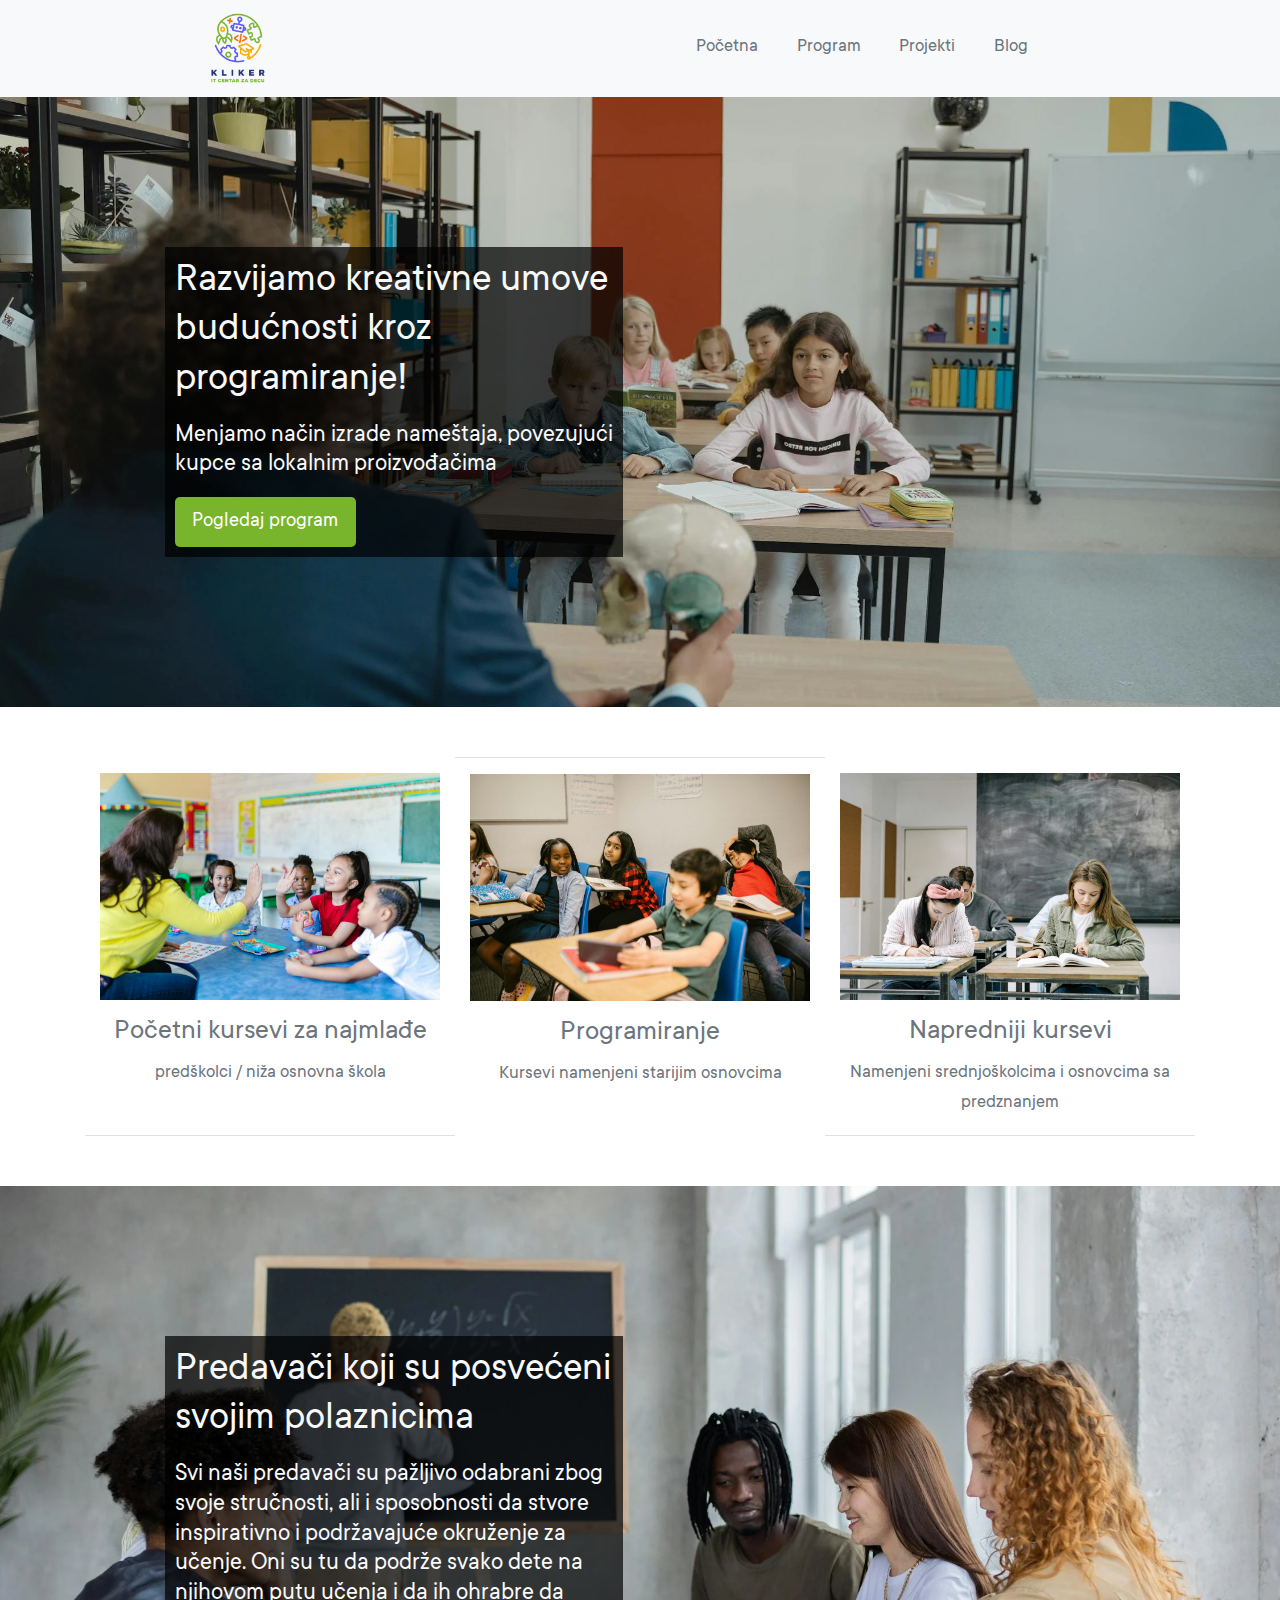
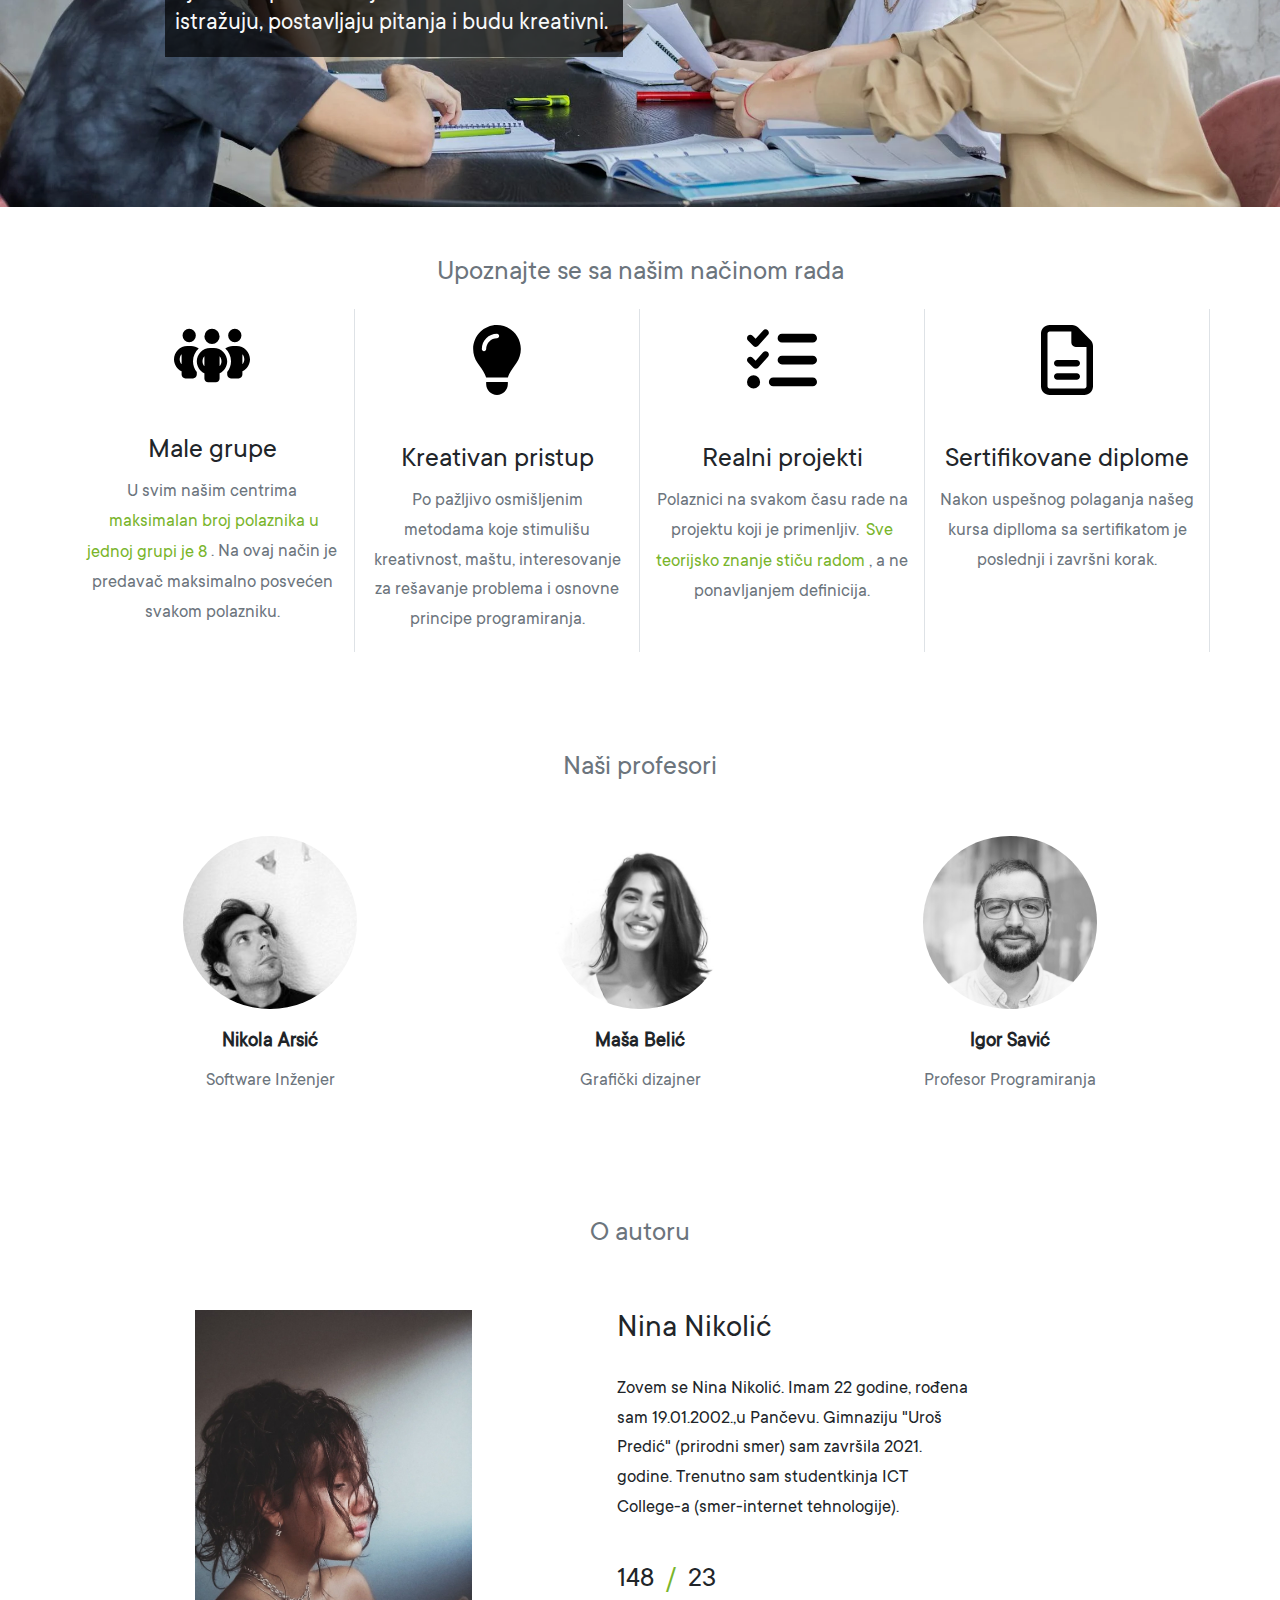
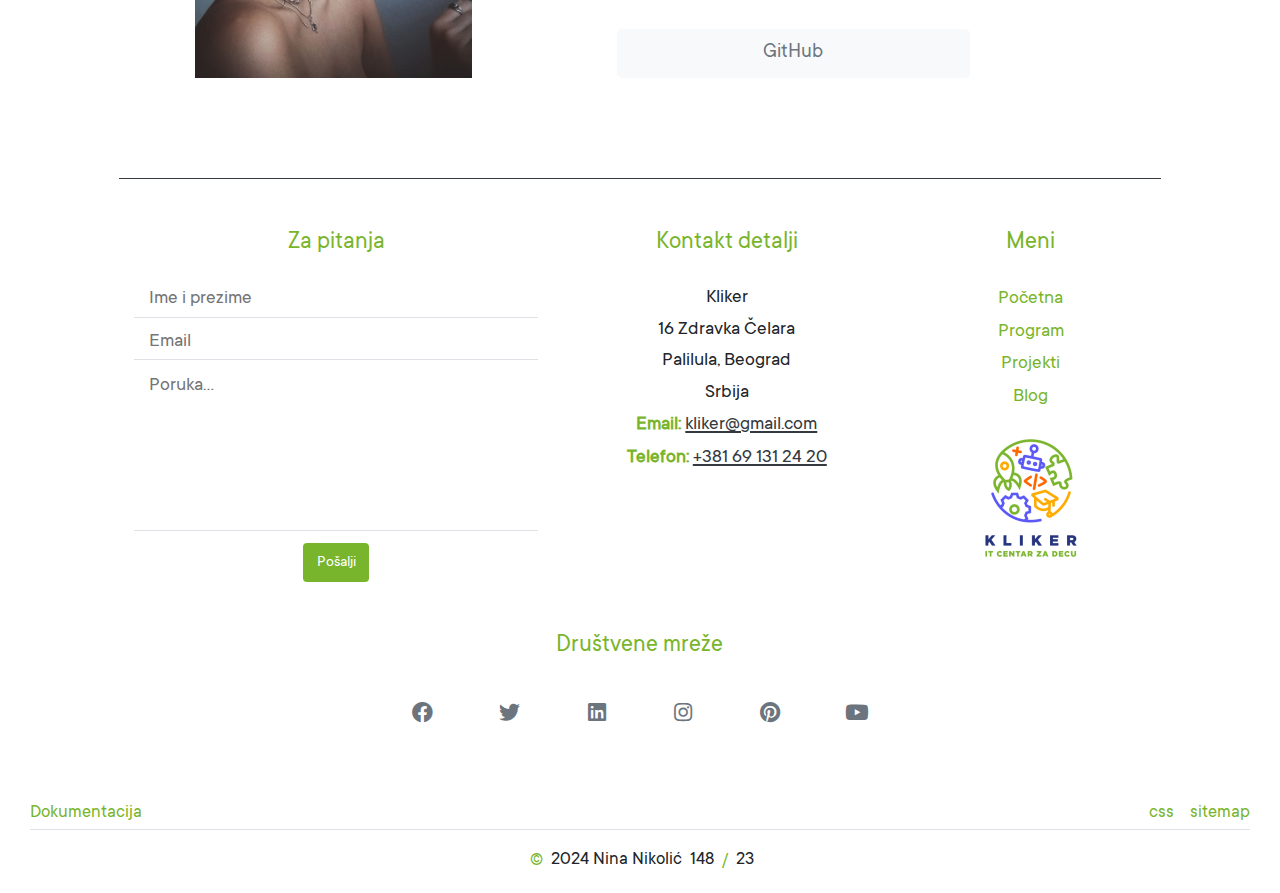
<file: index.html>
<!DOCTYPE html>
<html lang="en">
  <head>
    <meta charset="UTF-8"/>
    <meta name="viewport" content="width=device-width, initial-scale=1.0"/>
    <meta http-equiv="X-UA-Compatible" content="ie=edge"/>
    <title>Početna • Kliker</title>
    <link rel="shortcut icon" href="img/cropped-kliker-centar-za-decu-logo-32x32.ico" type="image/ico">
    <link rel="stylesheet" href="https://cdn.jsdelivr.net/npm/bootstrap@4.4.1/dist/css/bootstrap.min.css" integrity="sha384-Vkoo8x4CGsO3+Hhxv8T/Q5PaXtkKtu6ug5TOeNV6gBiFeWPGFN9MuhOf23Q9Ifjh" crossorigin="anonymous">
    <link rel="stylesheet" type="text/css" href="css/style.css"/>
    <link rel="stylesheet" href="https://use.fontawesome.com/releases/v5.12.1/css/all.css">
    <meta name="keywords" content="kliker, kurs, programiranje, kontakt, deca"/>
	<meta name="description" content="Mi menjamo način edukacije, povezujući decu sa svetski aktualnim zanimanjima.">
</head>
<body>
  <nav class="navbar navbar-expand-sm navbar-dark bg-light d-flex justify-content-around">
    <div id="responsive-meni" class="w-100 position-absolute d-sm-none">
      <ul id="responsive-meni-ul" class="bg-light w-100">
        
      </ul>
    </div>

    <a href="index.html" class="navbar-brand"><img src="img/logo.png" alt="logo"/></a>

    <button class="navbar-toggler bg-green">
        <span class="navbar-toggler-icon"></span>
    </button>
    <div class="collapse navbar-collapse nav-pills col-md-4" id="navbarMenu">
        <ul id="navbarMenu-ul" class="navbar-nav container justify-content-around">

        </ul> 
    </div>
  </nav>
  <div class="naslovna bg p-50-0 d-flex align-items-center">
    <div class="container-fuid col-12">
      <div class="container-fuid transparent-bg-dark float-left text-light col-12 col-lg-5">
        <h1>Razvijamo kreativne umove budućnosti kroz programiranje!</h1>
        <h4 class="mt-3 mb-3">Menjamo način izrade nameštaja, povezujući kupce sa lokalnim proizvođačima</h4>
        <span class="button-container text-left">
          <a href="program.html" class="btn btn-lg btn-green btn-min-width ">Pogledaj program</a>
        </span>
      </div>
    </div>
  </div>

  <div class="container p-50-0">
    <div class="trojka row m-0 container">
      <a href="program.html" class="border-bottom col-xs-6 text-center col-sm-4 text-secondary">
        <div class="img-container mt-3"><img src="img/najmladji.webp" class="h-auto mw-100" alt="sto"/></div>
        <h3 class="mt-3">Početni kursevi za najmlađe</h3>
        <p>predškolci / niža osnovna škola</p>
      </a>
      <a href="program.html" class="border-top col-xs-6 text-center col-sm-4 text-secondary dn">
        <div class="img-container mt-3"><img src="img/osnovci.jpeg" class="h-auto mw-100" alt="klupa"/></div>
        <h3 class="mt-3">Programiranje</h3>
        <p>Kursevi namenjeni starijim osnovcima</p>
      </a>
      <a href="program.html" class="border-bottom col-xs-6 text-center col-sm-4 text-secondary">
        <div class="img-container mt-3"><img src="img/srednjoskolci.webp" class="h-auto mw-100" alt="polica"/></div>
        <h3 class="mt-3">Napredniji kursevi</h3>
        <p>Namenjeni srednjoškolcima i osnovcima sa predznanjem</p>
      </a>
    </div>
  </div>

  <div class="naslovna o-nama bg p-50-0 d-flex align-items-center">
    <div class="container-fuid col-12">
      <div class="container-fuid transparent-bg-dark float-left text-light col-12 col-lg-5">
        <h1>Predavači koji su posvećeni svojim polaznicima</h1>
        <h4 class="mt-3">Svi naši predavači su pažljivo odabrani zbog svoje stručnosti, ali i sposobnosti da stvore
            inspirativno i podržavajuće okruženje za učenje. Oni su tu da podrže svako dete na njihovom putu učenja
            i da ih ohrabre da istražuju, postavljaju pitanja i budu kreativni.
        </h4>
      </div>
    </div>
  </div>

  <div class="koraci container text-center p-50-0">
    <h3 class="text-center text-secondary mb-3">Upoznajte se sa našim načinom rada</h3>
    <div class="row m-0">
        <div class="col-6 col-lg-3 border-right">
          <div class="img-container mt-3 mb-3"><img src="img/people-group-solid.svg" class="mh-30" alt="ljudi"/></div>
          <h3 class="mt-5">Male grupe</h3>
          <p class="mt-2 text-secondary">U svim našim centrima <mark>maksimalan broj polaznika u jednoj grupi je 8</mark>. Na ovaj način je predavač maksimalno posvećen svakom polazniku.</p>
        </div>
        <div class="col-6 col-lg-3 border-right">
          <div class="img-container mt-3 mb-3"><img src="img/lightbulb-solid.svg" class="h-auto w-30" alt="kreativnost"/></div>
          <h3 class="mt-5">Kreativan pristup</h3>
          <p class="mt-2 text-secondary">Po pažljivo osmišljenim metodama koje stimulišu kreativnost, maštu, interesovanje za rešavanje problema i osnovne principe programiranja.</p>
        </div>
        <div class="col-6 col-lg-3 border-right">
          <div class="img-container mt-3 mb-3"><img src="img/list-check-solid.svg" class="h-auto w-30" alt="zadaci"/></div>
          <h3 class="mt-5">Realni projekti</h3>
          <p class="mt-2 text-secondary">Polaznici na svakom času rade na projektu koji je primenljiv. <mark>Sve teorijsko znanje stiču radom</mark>, a ne ponavljanjem definicija.</p>
        </div>
        <div class="col-6 col-lg-3 border-right">
            <div class="img-container mt-3 mb-3"><img src="img/file-lines-regular.svg" class="h-auto w-30" alt="diploma"/></div>
            <h3 class="mt-5">Sertifikovane diplome</h3>
            <p class="mt-2 text-secondary">Nakon uspešnog polaganja našeg kursa diplloma sa sertifikatom je poslednji i završni korak.</p>
        </div>
    </div>
  </div>

  <div class="profesori container p-50-0">
    <h3 class="text-center text-secondary mb-5">Naši profesori</h3>
    <div class="row m-0 container d-flex justify-content-around" id="profesori">

    </div>
  </div>
  
  <div class="container p-50-0">
    <h3 class="text-center text-secondary">O autoru</h3>
    <div class="container-fluid col-10 d-flex justify-content-around flex-wrap">
      <img src="img/autor1.jpeg" alt="autor" class="col-10 col-md-7 col-lg-5 col-xl-4 mt-5 mb-5">
      <div class="container col-9 col-lg-5 mt-5 mb-5 d-flex flex-column justify-content-between">
        <h2>Nina Nikolić</h2>
        <p>Zovem se Nina Nikolić. Imam 22 godine, rođena sam 19.01.2002.,u Pančevu. Gimnaziju "Uroš Predić" (prirodni smer) sam završila 2021. godine. Trenutno sam studentkinja ICT College-a (smer-internet tehnologije).</p>
        <h3>148<mark> / </mark>23</h3>
        <a href="https://github.com/ninanikolic19" class="btn btn-lg btn-light text-secondary btn-min-width ">GitHub</a>
      </div>
    </div>
  </div>
  


  <footer>
    <div class="container-fluid pb-0">
      <div class="kontakt border-top border-dark container-fluid d-flex flex-wrap justify-content-between col-10 p-50-0">
        <form name="kontakt" class="p-50-0 pt-0 d-inline col-12 col-md-6 col-lg-5" action="#" method="GET">
          <h4 class="text-green mb-4 text-center">Za pitanja</h4>
          <div class="container-fluid col-12">
            <div>
              <input type="text" name="name" id="name" class="container brd-none border-bottom border-green" placeholder="Ime i prezime">
            </div>
            <div>
              <input type="email" name="mail" id="mail" class="container brd-none border-bottom border-green mt-2" placeholder="Email">
            </div>
            <div>
              <textarea name="text" id="text" cols="22" maxlength="200"  rows="5" class="container brd-none border-bottom border-green mt-2" placeholder="Poruka..."></textarea>
            </div>
            <div class="d-flex align-items-center flex-column">
                <input type="submit" id="button" class="btn btn-green" value="Pošalji">
            </div>      
          </div>
        </form>
        <div class="container text-center col-12 col-md-6 col-lg-4">
          <h4 class="text-green mb-4 text-center">Kontakt detalji</h4>
          <ul class="list-unstyled">
            <li>Kliker</li>
            <li>16 Zdravka Čelara</li>
            <li>Palilula, Beograd</li>
            <li>Srbija</li>
            <li class="text-green">
              <p class="font-weight-bold d-inline">Email: </p><a href="mailto:nina.nikolic.148.23@ict.edu.rs" class="text-dark aunderline">kliker@gmail.com</a>
            </li>
            <li class="text-green">
              <p class="font-weight-bold d-inline">Telefon: </p><a href="tel:+381 69 131 24 20" class="text-dark aunderline">+381 69 131 24 20</a>
            </li>
          </ul>
        </div>
        <div class="p-50-0 pt-0 container col-lg-3 col-9 col-md-6">
          <h4 class="text-green mb-4 text-center">Meni</h4>
          <ul class="list-group list-group-flush text-center col-12 mb-4 p-0" id="meniFuter">
          </ul>
          <div class="logo-f d-flex justify-content-center">
            <a href="#"><img src="img/logo.png" alt="logo"/></a>
          </div>
        </div>
        <div class="p-0 container col-8 col-md-4 col-lg-6">
          <h4 class="text-green text-center">Društvene mreže</h4>
          <ul class="p-0 d-flex justify-content-between flex-wrap" id="drustveneMreze">
          </ul>
        </div>
      </div> 
      <div class="container col-12">
        <a href="dokumentacija.pdf" class="d-inline text-green">Dokumentacija</a>
        <a href="sitemap.xml" class="d-inline text-green ml-3 float-right">sitemap</a>
        <a href="css/style.css" class="d-inline text-green float-right">css</a>
        <p class="text-center border-top pt-3"><mark> © </mark> 2024 Nina Nikolić &nbsp;148<mark> / </mark>23</p>
      </div> 
    </div>
  </footer> 
  <script src="https://code.jquery.com/jquery-3.2.1.min.js"></script>
    <script src="https://cdnjs.cloudflare.com/ajax/libs/popper.js/1.12.9/umd/popper.min.js" integrity="sha384-ApNbgh9B+Y1QKtv3Rn7W3mgPxhU9K/ScQsAP7hUibX39j7fakFPskvXusvfa0b4Q"
        crossorigin="anonymous"></script>
    <script src="https://maxcdn.bootstrapcdn.com/bootstrap/4.0.0/js/bootstrap.min.js" integrity="sha384-JZR6Spejh4U02d8jOt6vLEHfe/JQGiRRSQQxSfFWpi1MquVdAyjUar5+76PVCmYl"
        crossorigin="anonymous"></script>
    <script src="js/main.js"></script>
</body>
</html>
</file>
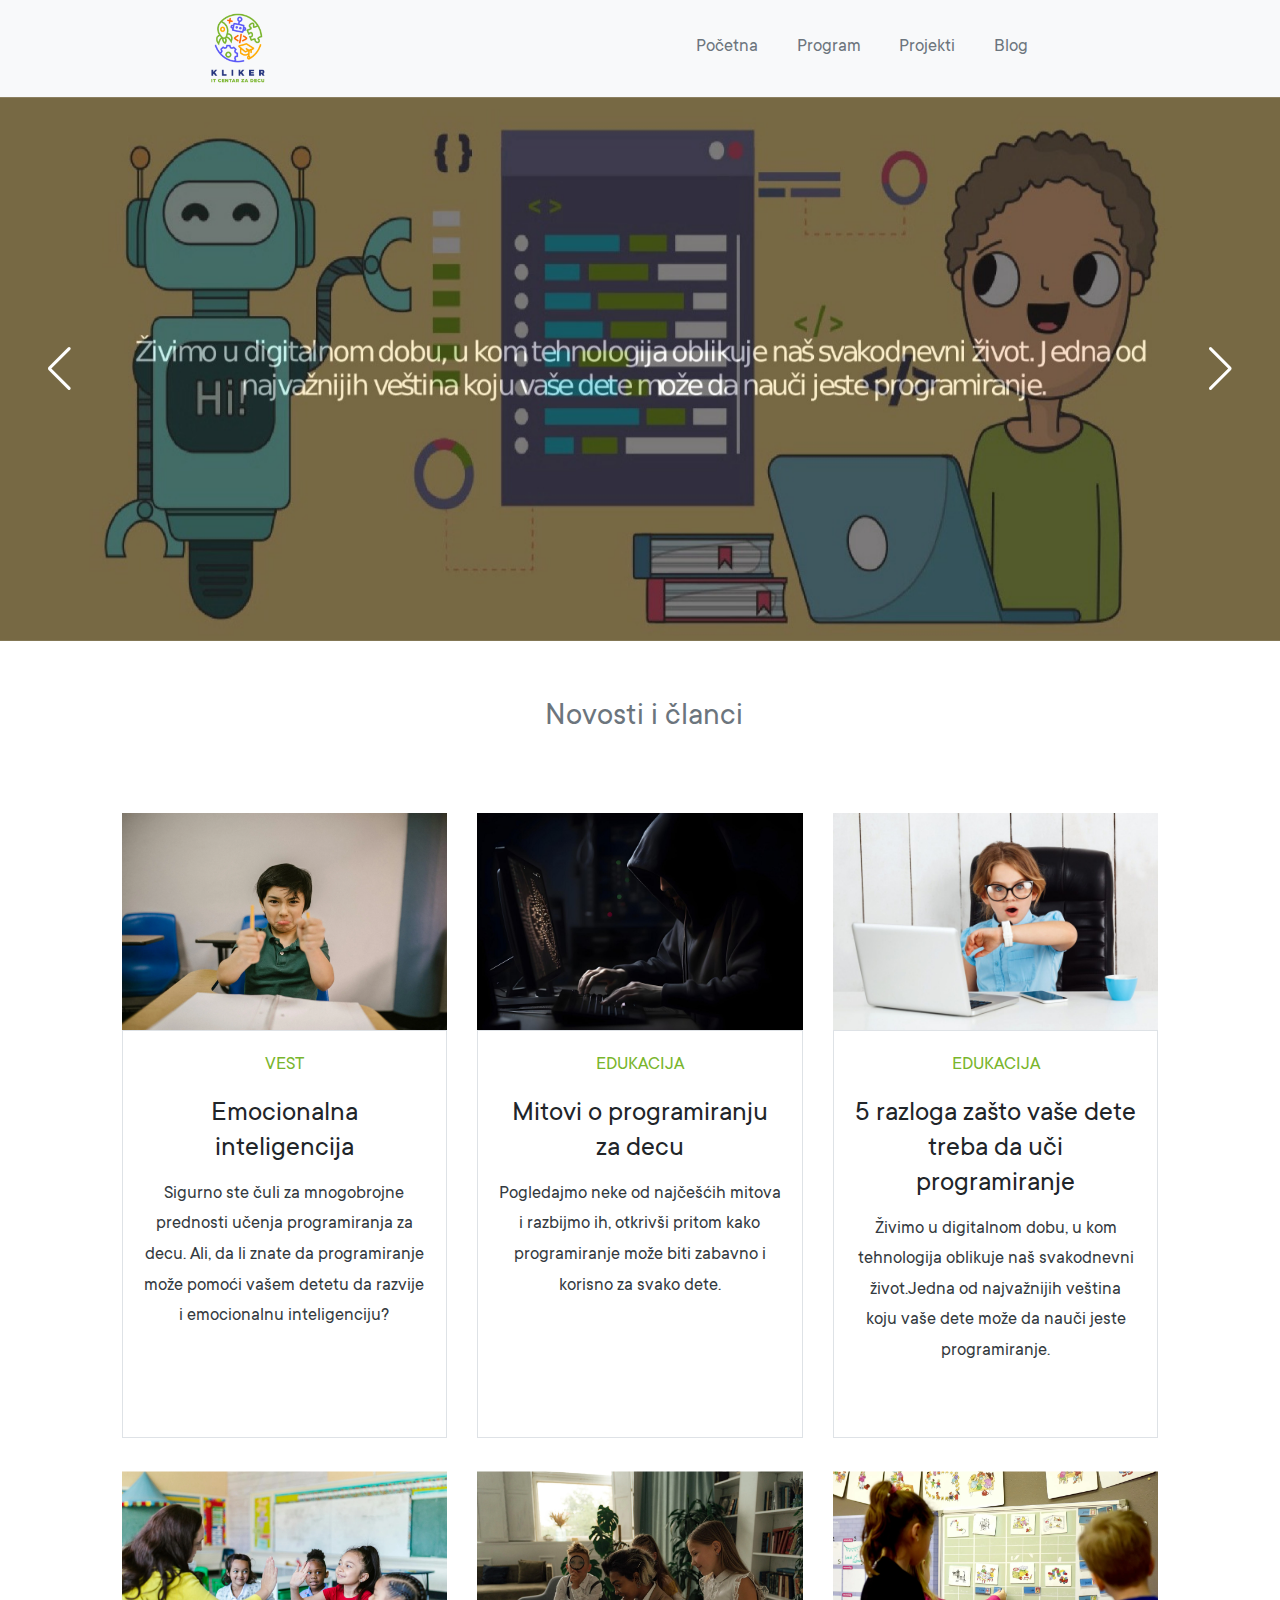
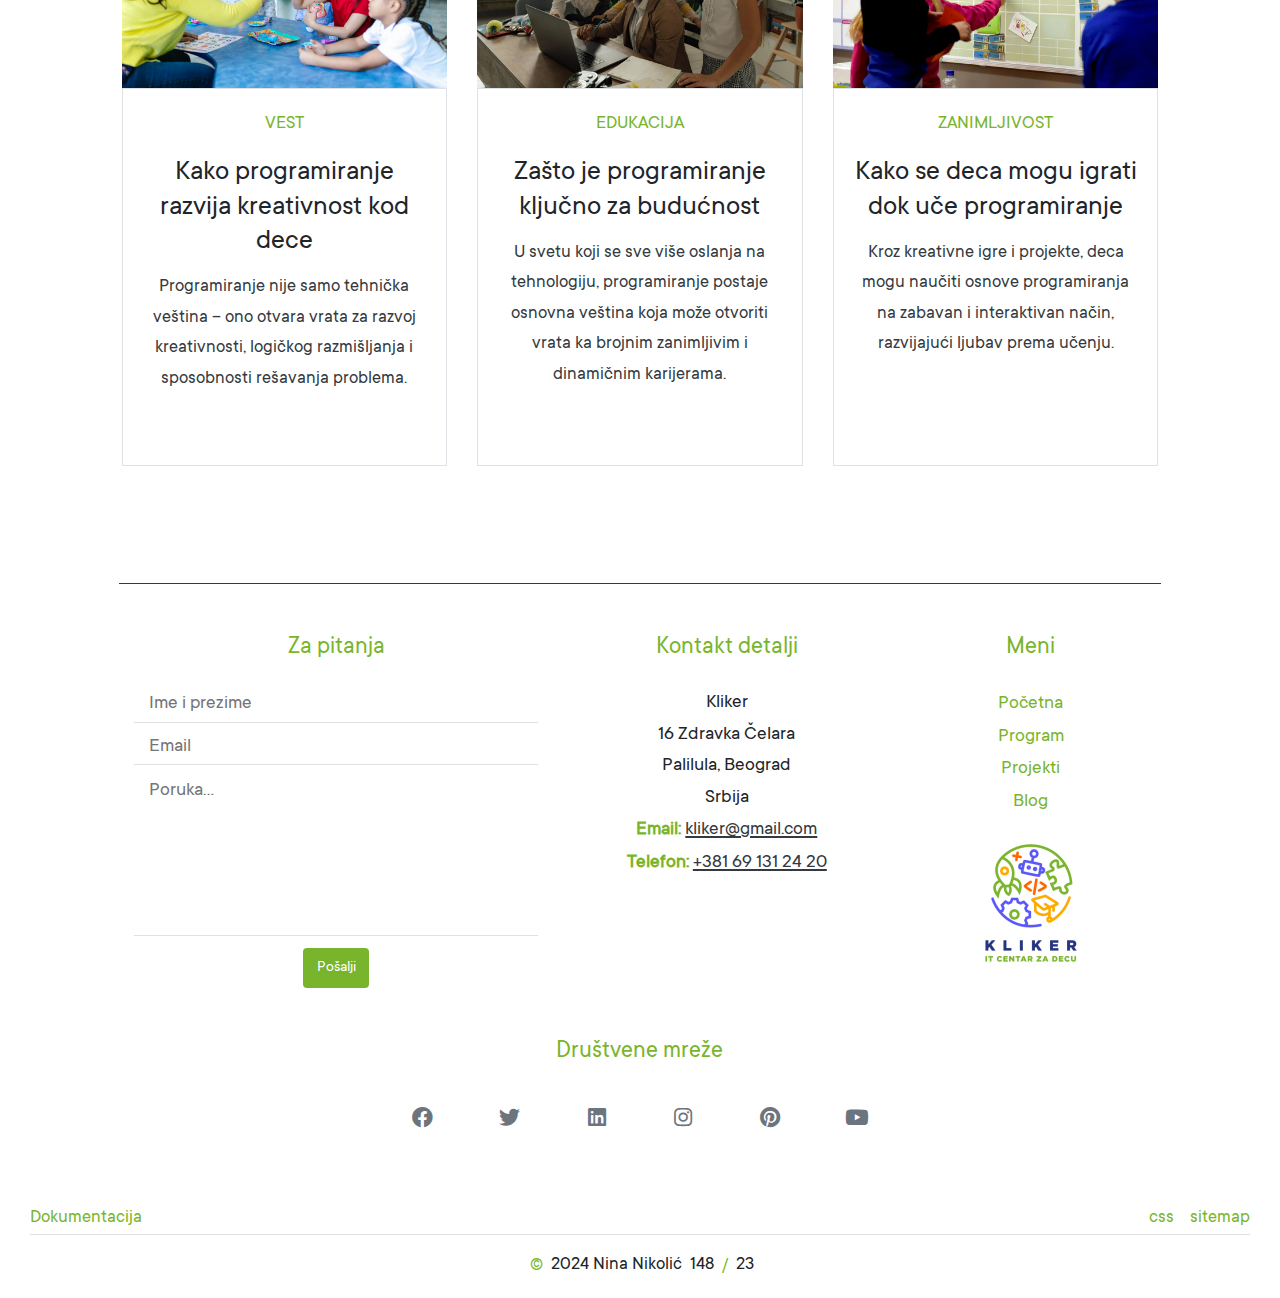
<file: blog.html>
<!DOCTYPE html>
<html lang="en">
  <head>
    <!--  animacija -->
    <meta charset="UTF-8"/>
    <meta name="viewport" content="width=device-width, initial-scale=1.0"/>
    <meta http-equiv="X-UA-Compatible" content="ie=edge"/>
    <title>Blog • Kliker</title>
    <link rel="shortcut icon" href="img/cropped-kliker-centar-za-decu-logo-32x32.ico" type="image/ico">
    <link rel="stylesheet" href="https://maxcdn.bootstrapcdn.com/bootstrap/4.0.0/css/bootstrap.min.css" integrity="sha384-Gn5384xqQ1aoWXA+058RXPxPg6fy4IWvTNh0E263XmFcJlSAwiGgFAW/dAiS6JXm"
        crossorigin="anonymous"/>
    <link rel="stylesheet" type="text/css" href="css/style.css"/>
    <link rel="stylesheet" href="https://cdn.jsdelivr.net/npm/swiper@11/swiper-bundle.min.css"/>
    <link rel="stylesheet" href="https://use.fontawesome.com/releases/v5.12.1/css/all.css">
    <meta name="keywords" content="kliker, blog, novosti, vesti, programiranje"/>
    <meta name="description" content="Svakodnevo usavršavanje i rad na sebi dovodi do vrhunskih rezultata! Upoznajte naše dizajnere, programere i njihove uzbudljive priče kao i nove tehnologije.">
</head>
<body>
    <nav class="navbar navbar-expand-sm navbar-dark bg-light d-flex justify-content-around">
        <div id="responsive-meni" class="w-100 position-absolute d-sm-none">
            <ul id="responsive-meni-ul" class="bg-light w-100">
              
            </ul>
          </div>
      
          <a href="index.html" class="navbar-brand"><img src="img/logo.png" class="mw-100" alt="logo"/></a>
      
          <button class="navbar-toggler bg-green">
              <span class="navbar-toggler-icon"></span>
          </button>
          <div class="collapse navbar-collapse nav-pills col-md-4" id="navbarMenu">
              <ul id="navbarMenu-ul" class="navbar-nav container justify-content-around">
      
              </ul> 
          </div>
    </nav>
    <div class="swiper mySlider">
        <div class="swiper-wrapper">
            <div class="swiper-slide">
                <img src="img/ab36b6a5-bf6e-4af4-84fe-213c84a76566.jpeg" class="w-100" alt="dfsdf"/>
            </div>
            <div class="swiper-slide position-relative">
                <img src="img/773aa59a-e9bd-4bb9-8001-411cee492187.jpeg" class="w-100" alt="dfsfs"/>
                <div class="position-absolute top-50 start-50 border">
                    <h1>Razvijamo kreativne umove budućnosti kroz programiranje!</h1>
                    <h4 class="mt-3 mb-3">Menjamo način izrade nameštaja, povezujući kupce sa lokalnim proizvođačima</h4>
                </div>
            </div>
        </div>
        <div class="swiper-button-next text-white px-5"></div>
        <div class="swiper-button-prev text-white px-5"></div>
    </div>
    <div class="container col-10 p-50-0 pt-0">
        <h2 class="text-center text-secondary pl-2 mt-5 pt-2">Novosti i članci</h2>
        <div id="novosti" class="container col-12 d-flex justify-content-around flex-wrap p-50-0">

        </div>
    </div>
    <footer>
        <div class="container-fluid pb-0">
            <div class="kontakt border-top border-dark container-fluid d-flex flex-wrap justify-content-between col-10 p-50-0">
                <form name="kontakt" class="p-50-0 pt-0 d-inline col-12 col-md-6 col-lg-5" action="#" method="GET">
                    <h4 class="text-green mb-4 text-center">Za pitanja</h4>
                    <div class="container-fluid col-12">
                        <div>
                            <input type="text" name="name" id="name" class="container brd-none border-bottom border-green" placeholder="Ime i prezime">
                        </div>
                        <div>
                            <input type="email" name="mail" id="mail" class="container brd-none border-bottom border-green mt-2" placeholder="Email">
                        </div>
                        <div>
                            <textarea name="text" id="text" cols="22" maxlength="200"  rows="5" class="container brd-none border-bottom border-green mt-2" placeholder="Poruka..."></textarea>
                        </div>
                        <div class="d-flex align-items-center flex-column">
                            <input type="submit" id="button" class="btn btn-green" value="Pošalji">
                        </div>
                    </div>
                </form>
                <div class="container text-center col-12 col-md-6 col-lg-4">
                    <h4 class="text-green mb-4 text-center">Kontakt detalji</h4>
                    <ul class="list-unstyled">
                        <li>Kliker</li>
                        <li>16 Zdravka Čelara</li>
                        <li>Palilula, Beograd</li>
                        <li>Srbija</li>
                        <li class="text-green">
                            <p class="font-weight-bold d-inline">Email: </p><a href="mailto:nina.nikolic.148.23@ict.edu.rs" class="text-dark aunderline">kliker@gmail.com</a>
                        </li>
                        <li class="text-green">
                            <p class="font-weight-bold d-inline">Telefon: </p><a href="tel:+381 69 131 24 20" class="text-dark aunderline">+381 69 131 24 20</a>
                        </li>
                    </ul>
                </div>
                <div class="p-50-0 pt-0 container col-lg-3 col-9 col-md-6">
                    <h4 class="text-green mb-4 text-center">Meni</h4>
                    <ul class="list-group list-group-flush text-center col-12 mb-4 p-0" id="meniFuter">
                    </ul>
                    <div class="logo-f d-flex justify-content-center">
                        <a href="#"><img src="img/logo.png" alt="logo"/></a>
                    </div>
                </div>
                <div class="p-0 container col-8 col-md-4 col-lg-6">
                    <h4 class="text-green text-center">Društvene mreže</h4>
                    <ul class="p-0 d-flex justify-content-between flex-wrap" id="drustveneMreze">
                    </ul>
                </div>
            </div>
            <div class="container col-12">
                <a href="dokumentacija.pdf" class="d-inline text-green">Dokumentacija</a>
                <a href="sitemap.xml" class="d-inline text-green ml-3 float-right">sitemap</a>
                <a href="css/style.css" class="d-inline text-green float-right">css</a>
                <p class="text-center border-top pt-3"><mark> © </mark> 2024 Nina Nikolić &nbsp;148<mark> / </mark>23</p>
            </div>
        </div>
    </footer>
    <script src="https://cdnjs.cloudflare.com/ajax/libs/popper.js/1.12.9/umd/popper.min.js" integrity="sha384-ApNbgh9B+Y1QKtv3Rn7W3mgPxhU9K/ScQsAP7hUibX39j7fakFPskvXusvfa0b4Q"
        crossorigin="anonymous"></script>
    <script src="https://maxcdn.bootstrapcdn.com/bootstrap/4.0.0/js/bootstrap.min.js" integrity="sha384-JZR6Spejh4U02d8jOt6vLEHfe/JQGiRRSQQxSfFWpi1MquVdAyjUar5+76PVCmYl"
        crossorigin="anonymous"></script>
    <script src="https://code.jquery.com/jquery-3.2.1.min.js"></script>
    <script src="https://cdn.jsdelivr.net/npm/swiper@11/swiper-bundle.min.js"></script>
    <script src="js/main.js"></script>
</body>
</html>
</file>
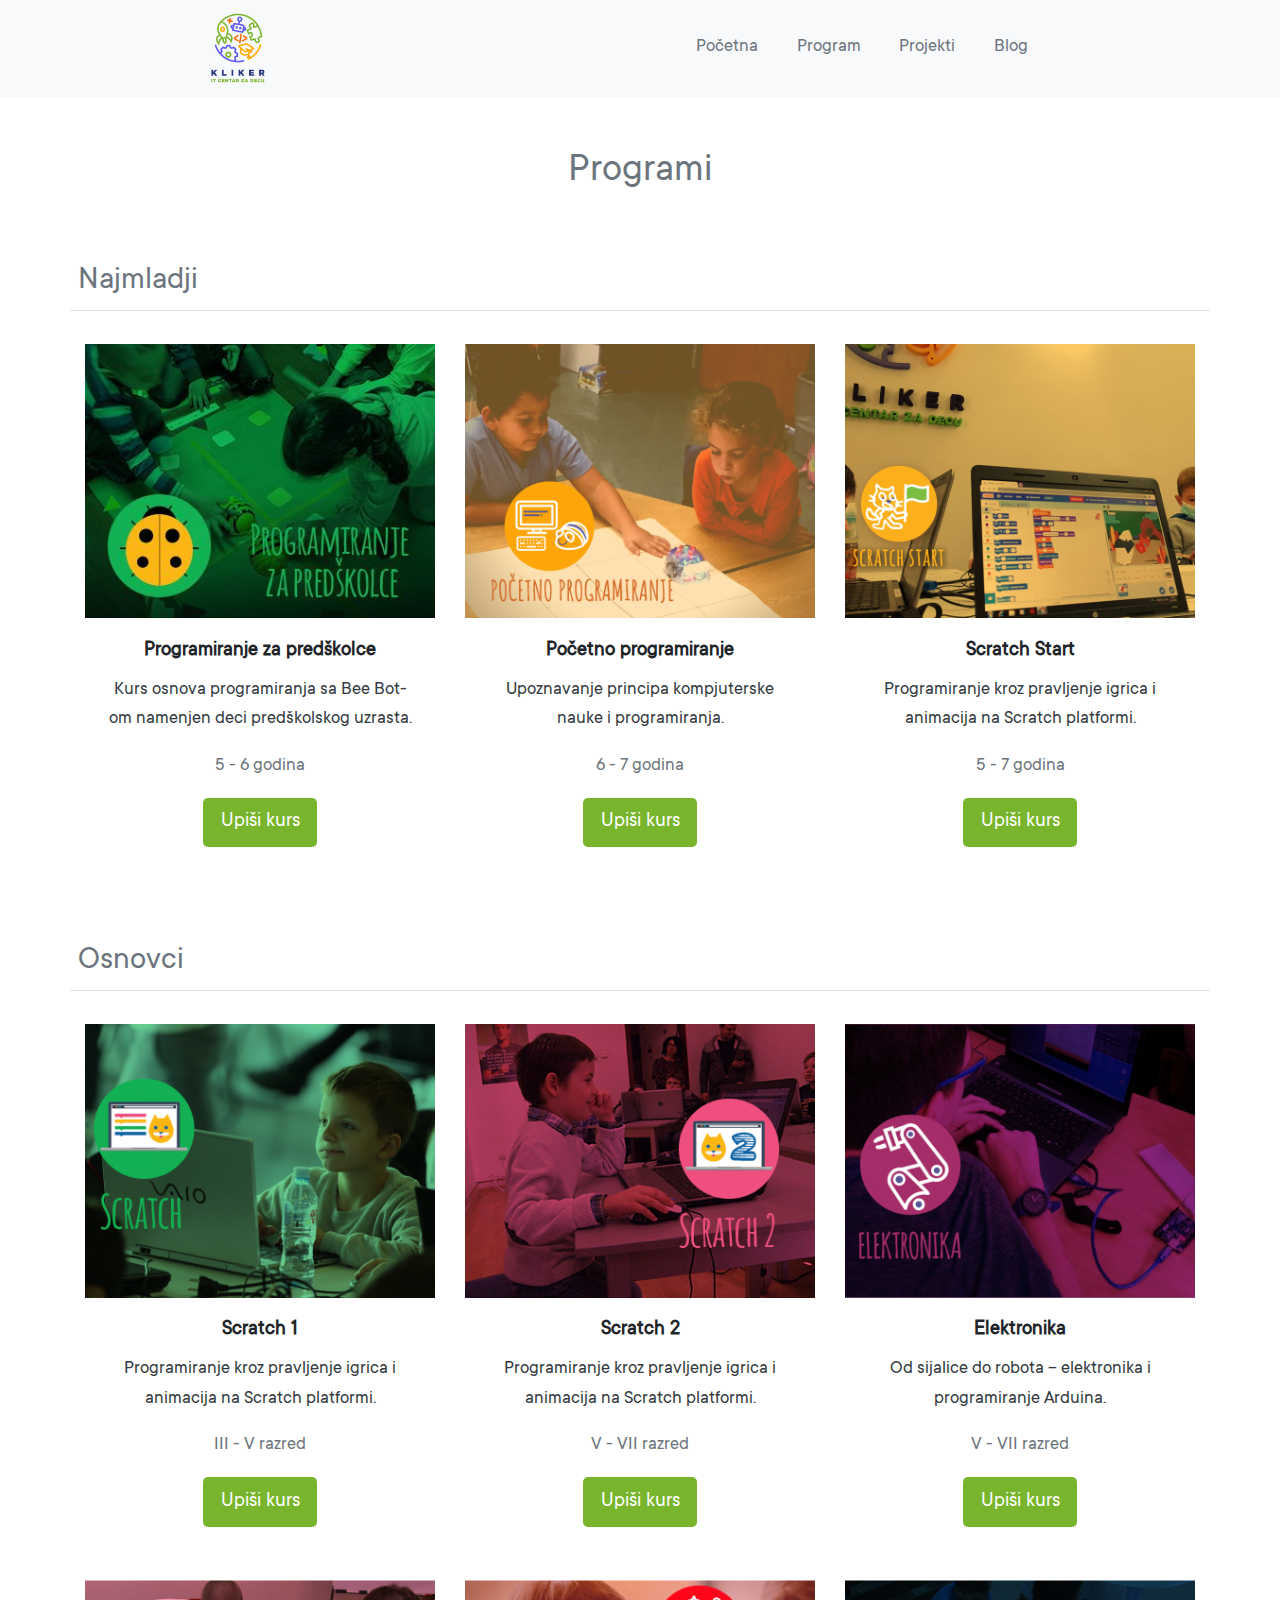
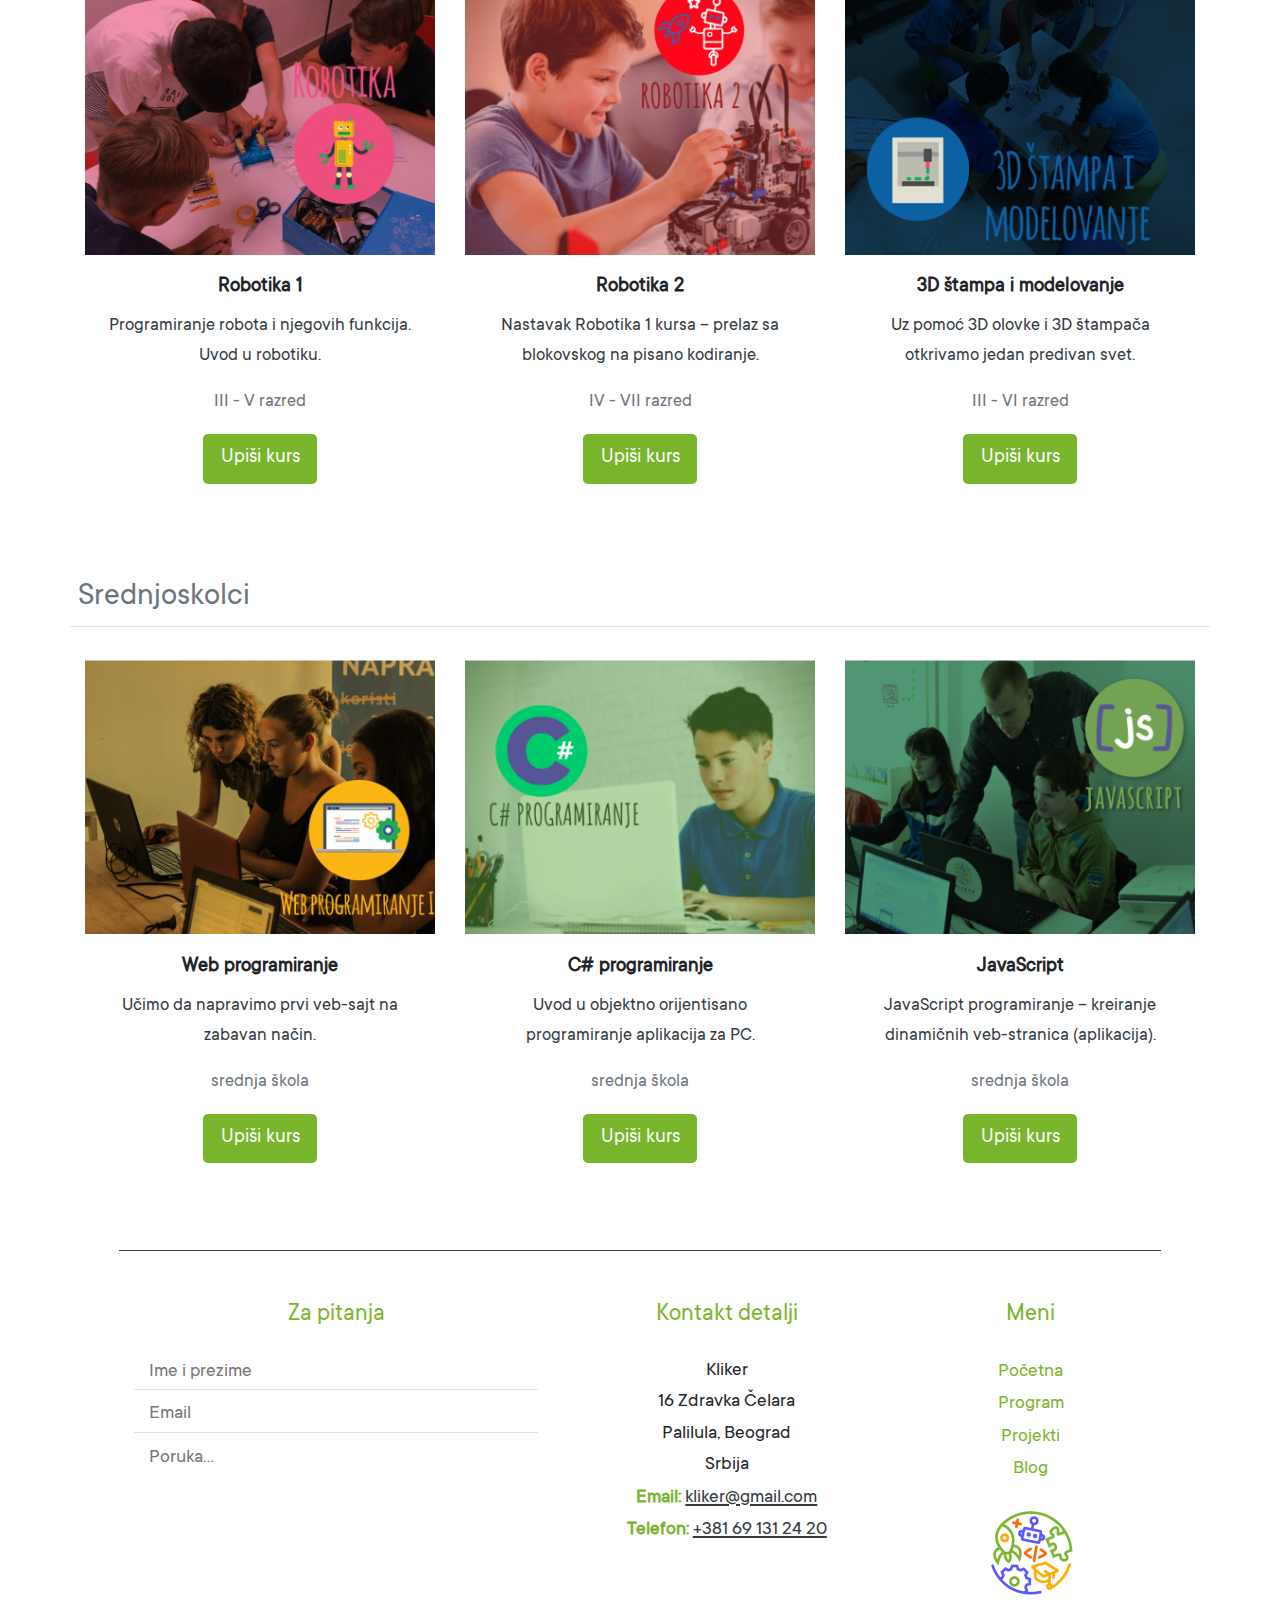
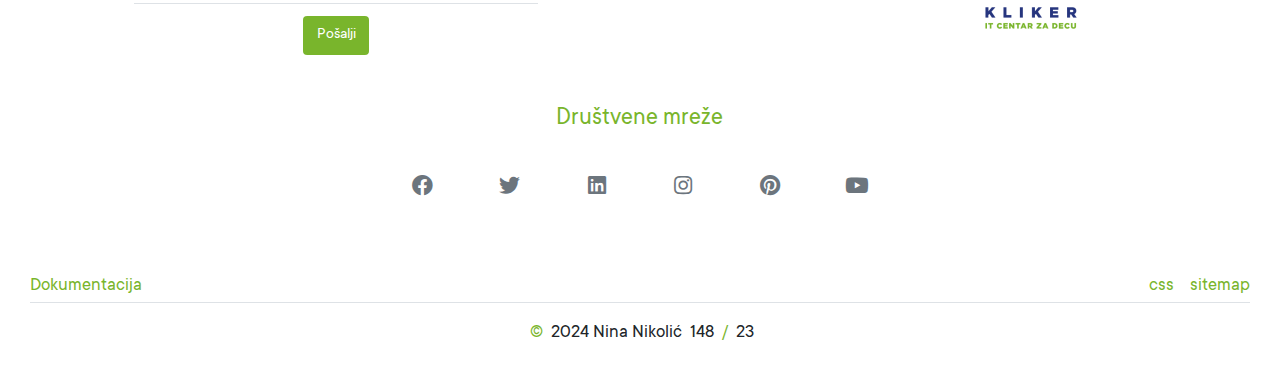
<file: program.html>
<!DOCTYPE html>
<html lang="en">
  <head>
    <meta charset="UTF-8"/>
    <meta name="viewport" content="width=device-width, initial-scale=1.0"/>
    <meta http-equiv="X-UA-Compatible" content="ie=edge"/>
    <title>Programi • Kliker</title>
    <link rel="shortcut icon" href="img/cropped-kliker-centar-za-decu-logo-32x32.ico" type="image/ico">
    <link rel="stylesheet" href="https://maxcdn.bootstrapcdn.com/bootstrap/4.0.0/css/bootstrap.min.css" integrity="sha384-Gn5384xqQ1aoWXA+058RXPxPg6fy4IWvTNh0E263XmFcJlSAwiGgFAW/dAiS6JXm"
        crossorigin="anonymous"/>
    <link rel="stylesheet" type="text/css" href="css/style.css"/>
    <link rel="stylesheet" href="https://use.fontawesome.com/releases/v5.12.1/css/all.css">
    <meta name="keywords" content="kliker, programiranje, deca, program, kurs"/>
    <meta name="description" content="Visoko kvalitetan i moderno dizajniran prostor za Vaše dete - napravljen blizu Vas, svuda u svetu.">
</head>
<body>
    <nav class="navbar navbar-expand-sm navbar-dark bg-light d-flex justify-content-around">
        <div id="responsive-meni" class="w-100 position-absolute d-sm-none">
            <ul id="responsive-meni-ul" class="bg-light w-100">
              
            </ul>
          </div>
      
          <a href="index.html" class="navbar-brand"><img src="img/logo.png" class="mw-100" alt="logo"/></a>
          <button class="navbar-toggler bg-green">
              <span class="navbar-toggler-icon"></span>
          </button>
          <div class="collapse navbar-collapse nav-pills col-md-4" id="navbarMenu">
              <ul id="navbarMenu-ul" class="navbar-nav container justify-content-around">
      
              </ul> 
          </div>
    </nav>
    <div id="myModal" class="modal">
        <div class="modal-content">
            <div class="d-flex flex-row-reverse col-12">
                <span class="btn btn-danger closeModal">&times;</span>
            </div>
            <section class="order-form my-4 mx-4">
                <div class="container pt-4">
                    <div class="row">
                        <div class="col-12">
                            <h1>Zakažite termin bezo i jednostavno!</h1>
                        </div>
                        <div class="col-12">
                            <form name="porucivanje" action="#" method="GET">
                                <div class="row mx-4">
                                    <div class="col-12 mb-2">
                                        <label class="order-form-label mt-2">Ime i prezime</label>
                                    </div>
                                    <div class="col-12 col-sm-6">
                                        <input name="ime" class="order-form-input border border-green" placeholder="Ime Učenika" required/>
                                    </div>
                                    <div class="col-12 col-sm-6 mt-2 mt-sm-0">
                                        <input name="prezime" class="order-form-input border border-green" placeholder="Prezime Učenika" required/>
                                    </div>
                                </div>

                                <div class="row mt-3 mx-4">
                                    <div class="col-12">
                                        <label class="order-form-label mt-2">Program</label>
                                    </div>
                                    <div class="col-12">
                                        <select id="selectProgrami" class="order-form-input border border-green" aria-label="Default select example">
                                            <option value="0" selected>Odaberite program</option>
                                        </select>
                                    </div>
                                </div>

                                <div class="colum mt-3 mx-4">
                                    <div class="col-12 mb-2">
                                        <label class="order-form-label mt-2">Odaberite grad</label>
                                    </div>
                                    <div class="pl-5" id="radioGradovi">

                                    </div>
                                </div>

                                <div class="row mt-3 mx-4">
                                    <div class="col-12">
                                        <label class="order-form-label mt-2">Kada je učenik spreman da krene</label>
                                    </div>
                                    <div class="col-12">
                                        <input type="date" id="date" name="datum" class="order-form-input border border-green" required/>
                                    </div>
                                </div>

                                <div class="row mt-3 mx-4">
                                    <div class="col-12">
                                        <label class="order-form-label mt-2">Kontak telefon</label>
                                    </div>
                                    <div class="col-12">
                                        <div class="input-group mb-2 mr-sm-2">
                                            <div class="input-group-prepend">
                                                <div class="input-group-text">+381</div>
                                            </div>
                                            <input name="broj" type="text" class="form-control" id="inlineFormInputGroupUsername2">
                                        </div>
                                    </div>
                                </div>

                                <div class="row mt-3 mx-4">
                                    <div class="col-12">
                                        <div class="custom-control custom-checkbox">
                                            <input type="checkbox" class="custom-control-input" id="defaultChecked2"/>
                                            <label class="custom-control-label" for="defaultChecked2">Slažem se sa uslovim korišćenja.</label>
                                        </div>
                                    </div>
                                </div>

                                <div class="row mt-3">
                                    <div class="col-12">
                                        <button type="button" id="btnSubmit" class="btn btn-lg btn-green btn-min-width d-block mx-auto btn-submit">Poruči</button>
                                    </div>

                                </div>
                            </form>
                        </div>
                    </div>
                </div>
            </section>

        </div>

    </div>
    <div id="programi" class="programi container p-50-0">
        
    </div>
    <footer>
        <div class="container-fluid pb-0">
            <div class="kontakt border-top border-dark container-fluid d-flex flex-wrap justify-content-between col-10 p-50-0">
                <form name="kontakt" class="p-50-0 pt-0 d-inline col-12 col-md-6 col-lg-5" action="#" method="GET">
                    <h4 class="text-green mb-4 text-center">Za pitanja</h4>
                    <div class="container-fluid col-12">
                        <div>
                            <input type="text" name="name" id="name" class="container brd-none border-bottom border-green" placeholder="Ime i prezime">
                        </div>
                        <div>
                            <input type="email" name="mail" id="mail" class="container brd-none border-bottom border-green mt-2" placeholder="Email">
                        </div>
                        <div>
                            <textarea name="text" id="text" cols="22" maxlength="200"  rows="5" class="container brd-none border-bottom border-green mt-2" placeholder="Poruka..."></textarea>
                        </div>
                        <div class="d-flex align-items-center flex-column">
                            <input type="submit" id="button" class="btn btn-green" value="Pošalji">
                        </div>
                    </div>
                </form>
                <div class="container text-center col-12 col-md-6 col-lg-4">
                    <h4 class="text-green mb-4 text-center">Kontakt detalji</h4>
                    <ul class="list-unstyled">
                        <li>Kliker</li>
                        <li>16 Zdravka Čelara</li>
                        <li>Palilula, Beograd</li>
                        <li>Srbija</li>
                        <li class="text-green">
                            <p class="font-weight-bold d-inline">Email: </p><a href="mailto:nina.nikolic.148.23@ict.edu.rs" class="text-dark aunderline">kliker@gmail.com</a>
                        </li>
                        <li class="text-green">
                            <p class="font-weight-bold d-inline">Telefon: </p><a href="tel:+381 69 131 24 20" class="text-dark aunderline">+381 69 131 24 20</a>
                        </li>
                    </ul>
                </div>
                <div class="p-50-0 pt-0 container col-lg-3 col-9 col-md-6">
                    <h4 class="text-green mb-4 text-center">Meni</h4>
                    <ul class="list-group list-group-flush text-center col-12 mb-4 p-0" id="meniFuter">
                    </ul>
                    <div class="logo-f d-flex justify-content-center">
                        <a href="#"><img src="img/logo.png" alt="logo"/></a>
                    </div>
                </div>
                <div class="p-0 container col-8 col-md-4 col-lg-6">
                    <h4 class="text-green text-center">Društvene mreže</h4>
                    <ul class="p-0 d-flex justify-content-between flex-wrap" id="drustveneMreze">
                    </ul>
                </div>
            </div>
            <div class="container col-12">
                <a href="dokumentacija.pdf" class="d-inline text-green">Dokumentacija</a>
                <a href="sitemap.xml" class="d-inline text-green ml-3 float-right">sitemap</a>
                <a href="css/style.css" class="d-inline text-green float-right">css</a>
                <p class="text-center border-top pt-3"><mark> © </mark> 2024 Nina Nikolić &nbsp;148<mark> / </mark>23</p>
            </div>
        </div>
    </footer>
    <script src="https://code.jquery.com/jquery-3.2.1.min.js"></script>
    <script src="https://cdnjs.cloudflare.com/ajax/libs/popper.js/1.12.9/umd/popper.min.js" integrity="sha384-ApNbgh9B+Y1QKtv3Rn7W3mgPxhU9K/ScQsAP7hUibX39j7fakFPskvXusvfa0b4Q"
        crossorigin="anonymous"></script>
    <script src="https://maxcdn.bootstrapcdn.com/bootstrap/4.0.0/js/bootstrap.min.js" integrity="sha384-JZR6Spejh4U02d8jOt6vLEHfe/JQGiRRSQQxSfFWpi1MquVdAyjUar5+76PVCmYl"
        crossorigin="anonymous"></script>
        <script src="js/main.js"></script>
</body>
</html>
</file>
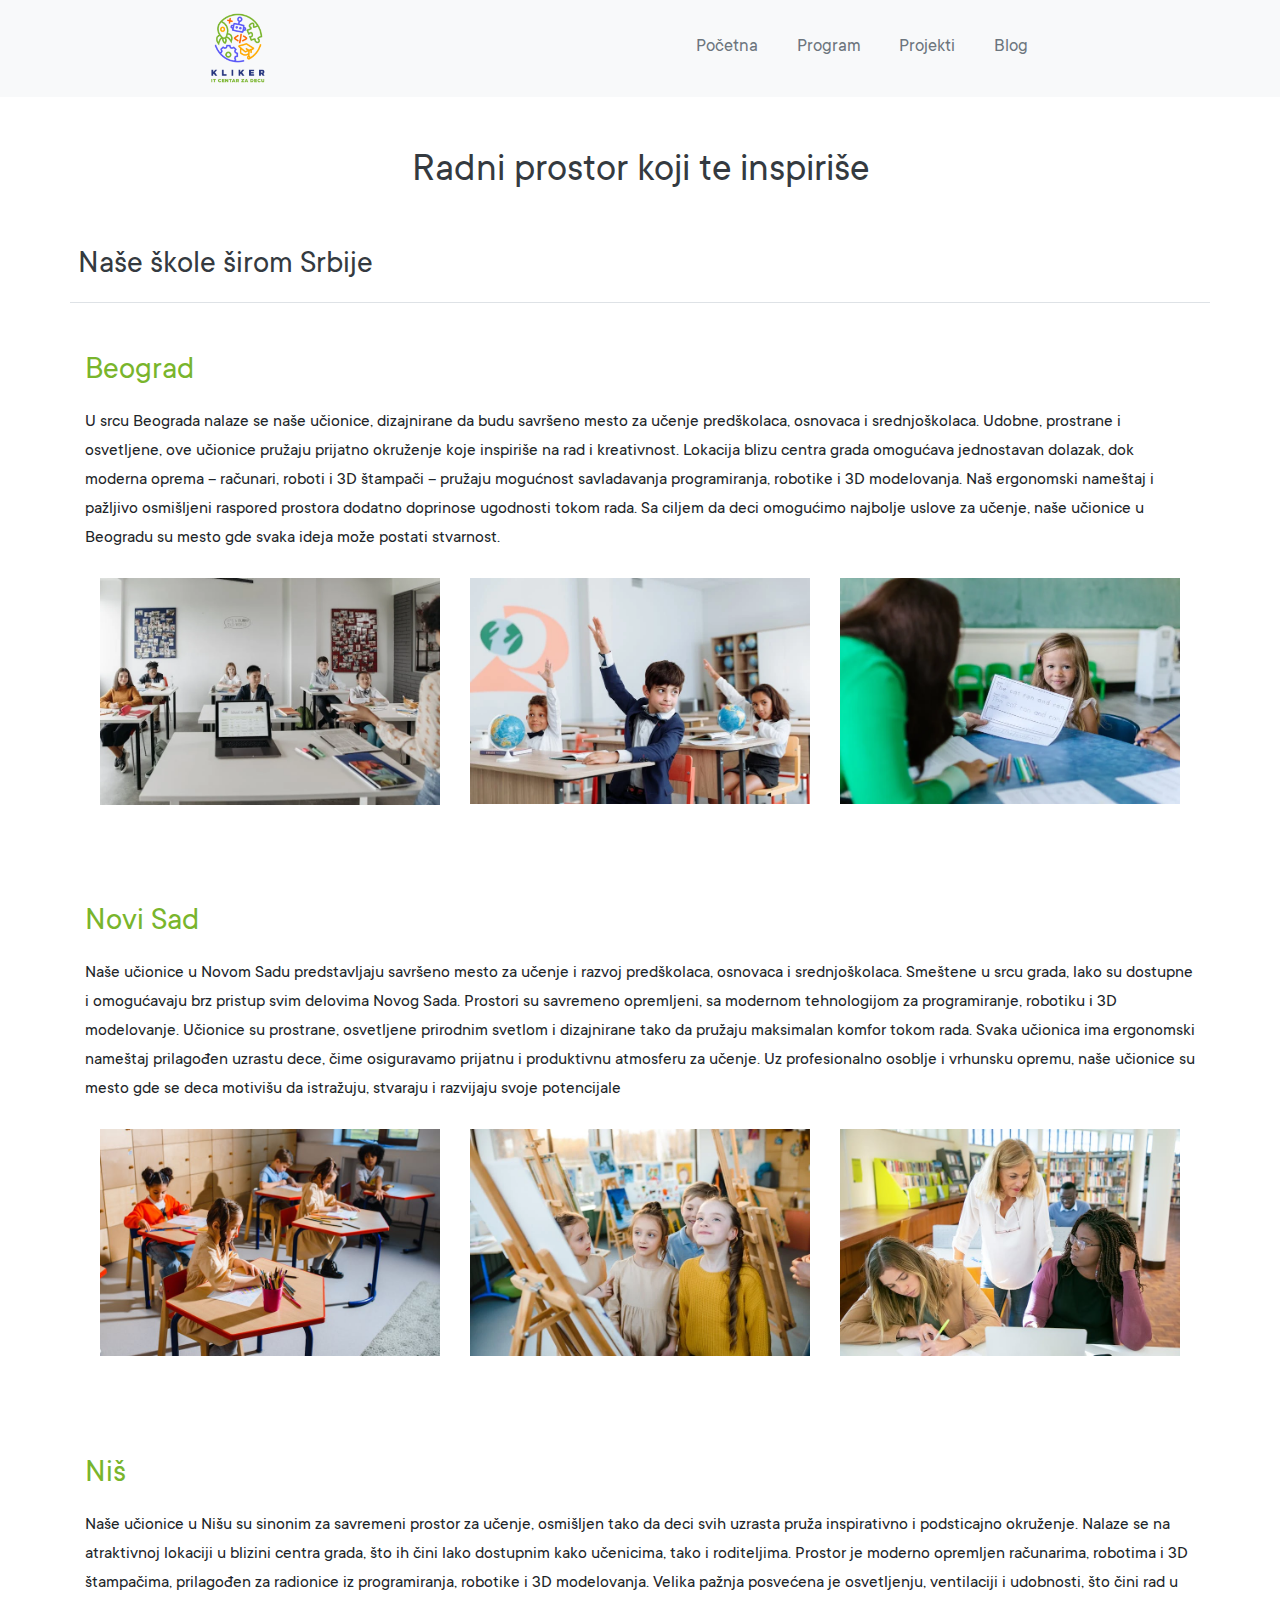
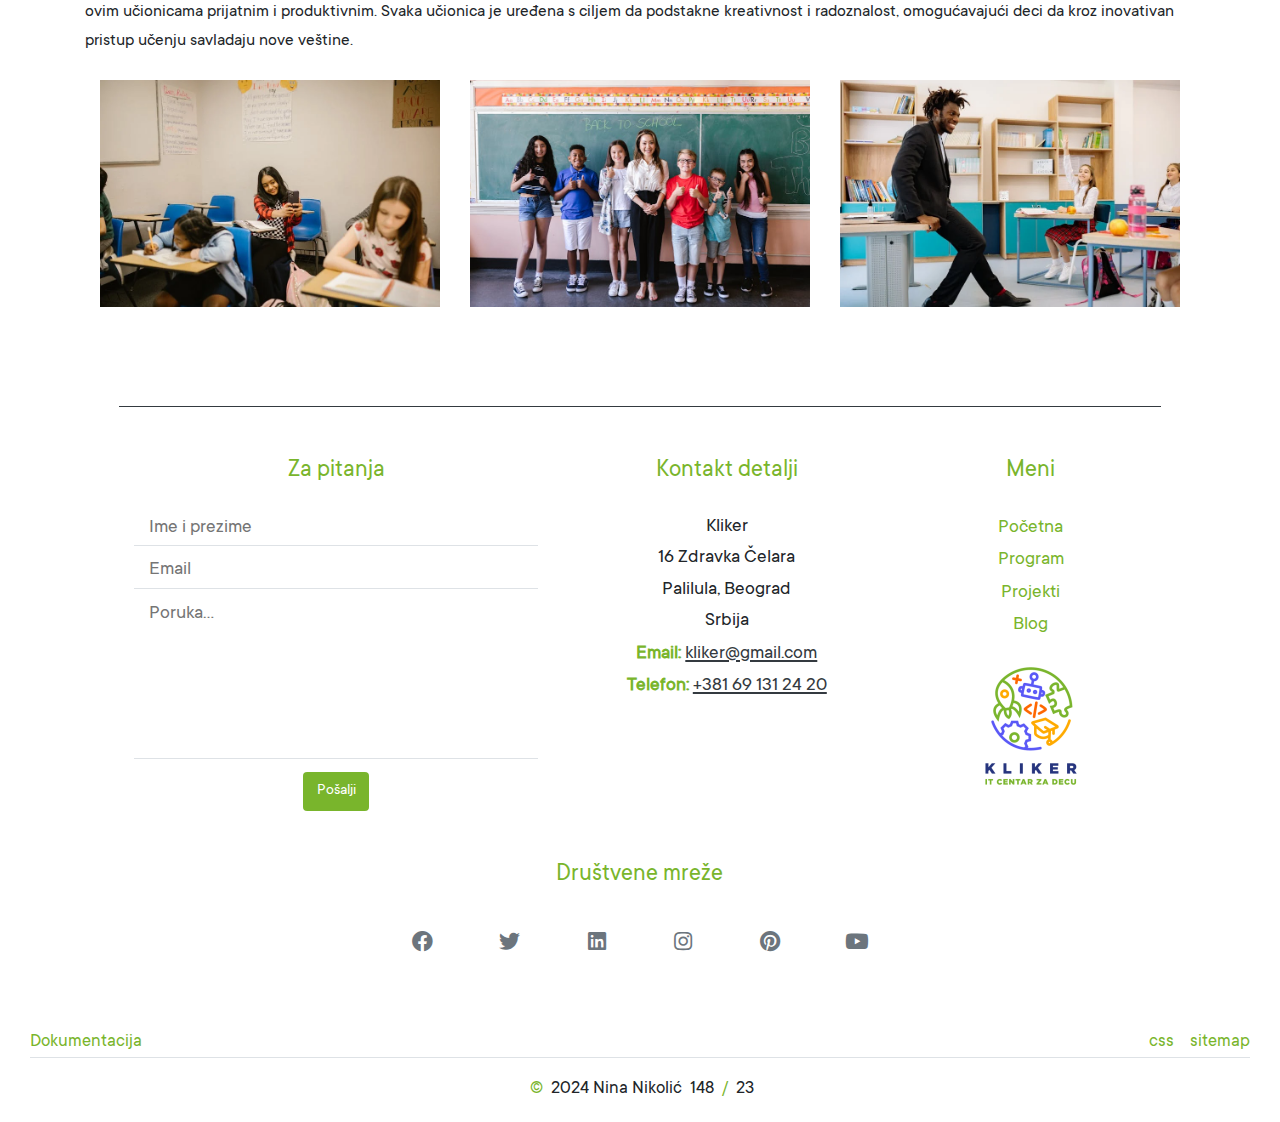
<file: projekti.html>
<!DOCTYPE html>
<html lang="en">
  <head>
    <!-- , animacija -->
    <meta charset="UTF-8"/>
    <meta name="viewport" content="width=device-width, initial-scale=1.0"/>
    <meta http-equiv="X-UA-Compatible" content="ie=edge"/>
    <title>Projekti • Kliker</title>
    <link rel="shortcut icon" href="img/cropped-kliker-centar-za-decu-logo-32x32.ico" type="image/ico">
    <link rel="stylesheet" href="https://maxcdn.bootstrapcdn.com/bootstrap/4.0.0/css/bootstrap.min.css" integrity="sha384-Gn5384xqQ1aoWXA+058RXPxPg6fy4IWvTNh0E263XmFcJlSAwiGgFAW/dAiS6JXm"
        crossorigin="anonymous"/>
    <link rel="stylesheet" type="text/css" href="css/style.css"/>
    <link rel="stylesheet" href="https://use.fontawesome.com/releases/v5.12.1/css/all.css">
    <meta name="keywords" content="kliker, lokacija, Beograd, prostor, programiranje"/>
    <meta name="description" content="Radni prostor zasnovan na najmodernijem dizajnu i izradi visokog kvaliteta za velike kompanije i firme sa velikim radim prostorom.">
</head>
<body>
  <nav class="navbar navbar-expand-sm navbar-dark bg-light d-flex justify-content-around">
    <div id="responsive-meni" class="w-100 position-absolute d-sm-none">
      <ul id="responsive-meni-ul" class="bg-light w-100">
        
      </ul>
    </div>

    <a href="index.html" class="navbar-brand"><img src="img/logo.png" class="mw-100" alt="logo"/></a>

    <button class="navbar-toggler bg-green">
        <span class="navbar-toggler-icon"></span>
    </button>
    <div class="collapse navbar-collapse nav-pills col-md-4" id="navbarMenu">
        <ul id="navbarMenu-ul" class="navbar-nav container justify-content-around">

        </ul> 
    </div>
    </nav>
    <div class="container p-50-0">
        <h1 class="text-dark text-center">Radni prostor koji te inspiriše</h1>
        <h2 class="text-dark pb-3 pl-2 mt-5 mb-3 border-bottom">Naše škole širom Srbije</h2>
        <div class="container" id="projekti">
        </div>
    </div>
  <footer>
      <div class="container-fluid pb-0">
          <div class="kontakt border-top border-dark container-fluid d-flex flex-wrap justify-content-between col-10 p-50-0">
              <form name="kontakt" class="p-50-0 pt-0 d-inline col-12 col-md-6 col-lg-5" action="#" method="GET">
                  <h4 class="text-green mb-4 text-center">Za pitanja</h4>
                  <div class="container-fluid col-12">
                      <div>
                          <input type="text" name="name" id="name" class="container brd-none border-bottom border-green" placeholder="Ime i prezime">
                      </div>
                      <div>
                          <input type="email" name="mail" id="mail" class="container brd-none border-bottom border-green mt-2" placeholder="Email">
                      </div>
                      <div>
                          <textarea name="text" id="text" cols="22" maxlength="200"  rows="5" class="container brd-none border-bottom border-green mt-2" placeholder="Poruka..."></textarea>
                      </div>
                      <div class="d-flex align-items-center flex-column">
                          <input type="submit" id="button" class="btn btn-green" value="Pošalji">
                      </div>
                  </div>
              </form>
              <div class="container text-center col-12 col-md-6 col-lg-4">
                  <h4 class="text-green mb-4 text-center">Kontakt detalji</h4>
                  <ul class="list-unstyled">
                      <li>Kliker</li>
                      <li>16 Zdravka Čelara</li>
                      <li>Palilula, Beograd</li>
                      <li>Srbija</li>
                      <li class="text-green">
                          <p class="font-weight-bold d-inline">Email: </p><a href="mailto:nina.nikolic.148.23@ict.edu.rs" class="text-dark aunderline">kliker@gmail.com</a>
                      </li>
                      <li class="text-green">
                          <p class="font-weight-bold d-inline">Telefon: </p><a href="tel:+381 69 131 24 20" class="text-dark aunderline">+381 69 131 24 20</a>
                      </li>
                  </ul>
              </div>
              <div class="p-50-0 pt-0 container col-lg-3 col-9 col-md-6">
                  <h4 class="text-green mb-4 text-center">Meni</h4>
                  <ul class="list-group list-group-flush text-center col-12 mb-4 p-0" id="meniFuter">
                  </ul>
                  <div class="logo-f d-flex justify-content-center">
                      <a href="#"><img src="img/logo.png" alt="logo"/></a>
                  </div>
              </div>
              <div class="p-0 container col-8 col-md-4 col-lg-6">
                  <h4 class="text-green text-center">Društvene mreže</h4>
                  <ul class="p-0 d-flex justify-content-between flex-wrap" id="drustveneMreze">
                  </ul>
              </div>
          </div>
          <div class="container col-12">
              <a href="dokumentacija.pdf" class="d-inline text-green">Dokumentacija</a>
              <a href="sitemap.xml" class="d-inline text-green ml-3 float-right">sitemap</a>
              <a href="css/style.css" class="d-inline text-green float-right">css</a>
              <p class="text-center border-top pt-3"><mark> © </mark> 2024 Nina Nikolić &nbsp;148<mark> / </mark>23</p>
          </div>
      </div>
  </footer>
  <script src="https://code.jquery.com/jquery-3.2.1.min.js"></script>
    <script src="https://cdnjs.cloudflare.com/ajax/libs/popper.js/1.12.9/umd/popper.min.js" integrity="sha384-ApNbgh9B+Y1QKtv3Rn7W3mgPxhU9K/ScQsAP7hUibX39j7fakFPskvXusvfa0b4Q"
        crossorigin="anonymous"></script>
    <script src="https://maxcdn.bootstrapcdn.com/bootstrap/4.0.0/js/bootstrap.min.js" integrity="sha384-JZR6Spejh4U02d8jOt6vLEHfe/JQGiRRSQQxSfFWpi1MquVdAyjUar5+76PVCmYl"
        crossorigin="anonymous"></script>
        <script src="js/main.js"></script>
</body>
</html>
</file>
<file: css/style.css>
@font-face {
  font-family: myFont;
  src: url("../fonts/TTCommons-Regular.ttf");
}

::-moz-selection {
  background: #79B52C;
  color: #fff;
}

::selection {
  background: #79B52C;
  color: #fff;
}

* {
  font-family: myFont;
  scroll-behavior: smooth;
  font-size: 1.03em;
  line-height: 1.6;
  -webkit-transition: 0.4s;
  transition: 0.4s;
}

mark {
  background-color: rgba(0, 0, 0, 0);
  color: #79B52C;
}

ul {
  list-style-type: none;
}

a:hover {
  text-decoration: none;
}

.p-50-0 {
  padding: 50px 0px;
}

.btn-green {
  background-color: #79B52C;
  color: #fff;
}

.text-green {
  color: #79B52C;
}

.border-green {
  border: 1px solid #79B52C;
}

.bg-green {
  background-color: #79B52C;
}

.aunderline {
  text-decoration: underline;
}

.brd-none {
  border: none;
}

textarea {
  resize: none;
}

#responsive-meni {
  display: none;
  z-index: 1000;
}

.navbar-brand img {
  max-height: 70px;
}

.naslovna {
  background-image: url(../img/classroom.webp);
  height: 100%;
  padding: 150px 0px 150px 150px;
  background-size: cover;
  background-repeat: no-repeat;
  background-position: center;
}

.transparent-bg-dark {
  padding: 10px;
  background-color: rgba(0, 0, 0, 0.7); /* Semi-transparent black */
}

.programi {
  display: -webkit-box;
  display: -ms-flexbox;
  display: flex;
  -ms-flex-wrap: wrap;
  flex-wrap: wrap;
}

.o-nama {
  background-image: url(../img/clasroom1.webp);
}

.koraci img {
  max-width: 30%;
  max-height: 70px;
}

.profesori img {
  max-width: 70%;
}

.order-form-input {
  width: 100%;
  padding: 8px 8px;
  font-size: 0.9em;
  border-color: #79B52C;
}

.text {
  color: #f2f2f2;
  font-size: 30px;
  padding: 8px 12px;
  position: absolute;
  bottom: 8px;
  width: 100%;
  text-align: center;
}

.active {
  background-color: #717171;
}

.mySlides {
  display: none;
}

.mySlides img {
  width: 100%;
}

.fade {
  -webkit-animation-name: fade;
  -webkit-animation-duration: 1.5s;
  animation-name: fade;
  -webkit-animation-duration: 3s;
          animation-duration: 3s;
}

@-webkit-keyframes fade {
  from {
    opacity: .4;
  }
  to {
    opacity: 1;
  }
}

@keyframes fade {
  from {
    opacity: .4;
  }
  to {
    opacity: 1;
  }
}

.forma-greska {
  display: block;
  color: #ff0000;
  opacity: .7;
}

.forma-uspeh {
  color: #79B52C;
}



.modal {
  display: none;
  position: fixed;
  z-index: 1;
  padding-top: 100px;
  padding-bottom: 100px;
  left: 0;
  top: 0;
  width: 100%;
  height: 100%;
  overflow: auto;
  background-color: rgb(0,0,0);
  background-color: rgba(0,0,0,0.4);
}

.modal-content {
  background-color: #fefefe;
  margin: auto;
  padding: 20px;
  border: 1px solid #888;
  width: 80%;
}

.close {
  color: #aaaaaa;
  float: right;
  font-size: 28px;
  font-weight: bold;
}

.close:hover,
.close:focus {
  color: #000;
  text-decoration: none;
  cursor: pointer;
}
</file>
